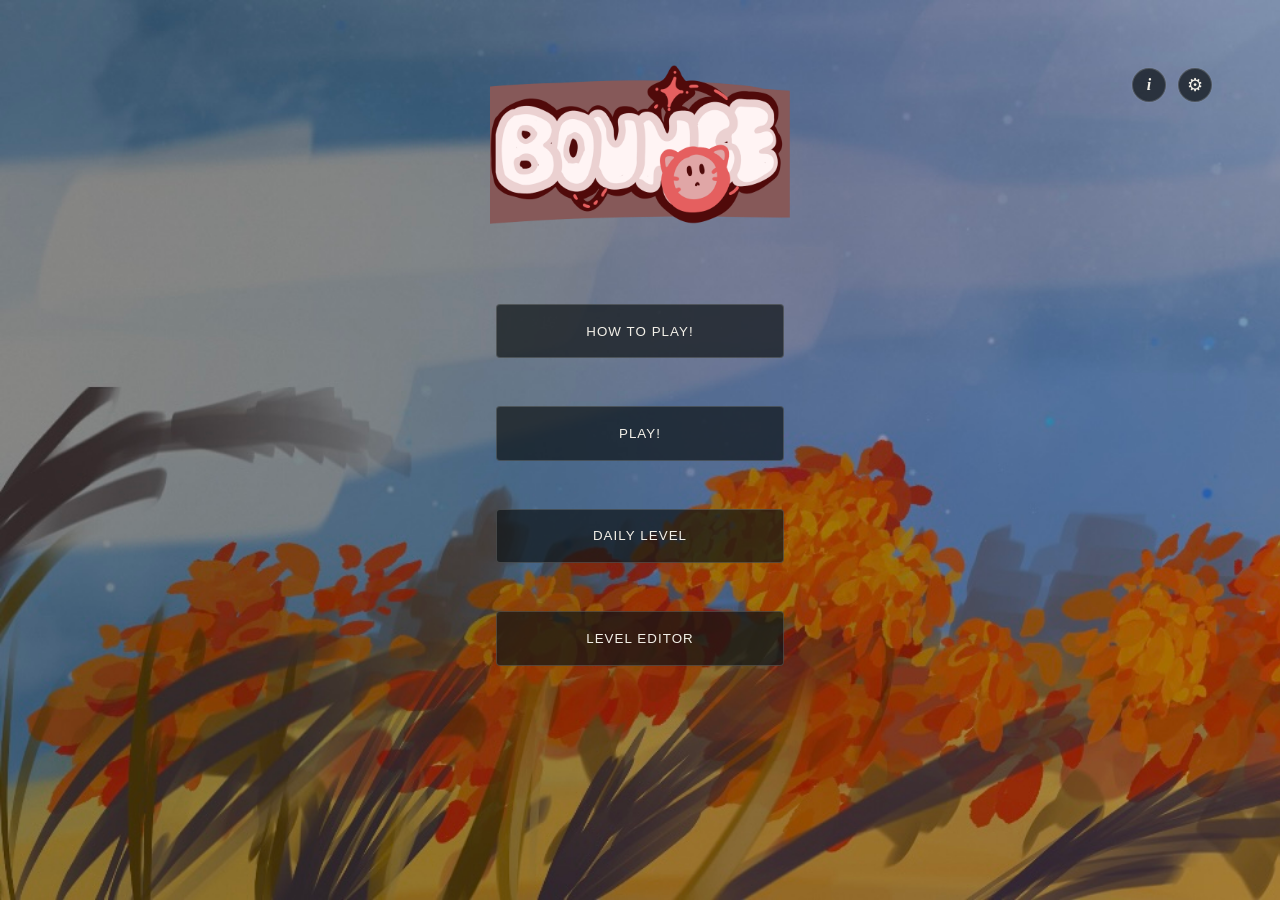
<file: index.html>
<!doctype html>
<html lang="en">
<head>
  <meta charset="utf-8">
  <meta name="viewport" content="width=device-width,initial-scale=1">
  <meta name="description" content="Blast Off is a platformer where you launch yourself in the direction you want to go!">
  <meta property="og:title" content="Blast Off">
  <meta property="og:description" content="Blast Off is a platformer where you launch yourself in the direction you want to go!">
  <meta property="og:url" content="https://pianoman0.github.io/thirdspace-game/">
  <meta property="og:image" content="logo.PNG">
  <meta name="twitter:image" content="logo.PNG">
  <meta name="twitter:card" content="summary_large_image">

  <link rel="stylesheet" href="styles.css">
  <script src = "other.js" defer></script>
</head>
<body>
  <div id = "main_menu_div">
      <div id = "content_div">
        <center><img id = "logo" src = "assets/logo.PNG" alt = "cute logo"/></center>
        <div id = "buttons">
          <button id = "fat"> How to play!</button>
          <button id = "rat"> Play!</button>
          <button id = "daily"> Daily level</button>
          <button id="build"> Level editor</button>
        </div>
      </div>
      <div id = "bg_div">
        <img id = "long_img" src = "assets/harvestbg.jpg" alt = "a drawing of a field with pumping and autum leaves"/>
      </div>
      <a id="menuCreditsButton" class="menu-credits-button" href="credits.html" aria-label="Open credits" title="Credits">i</a>
      <a id="menuSettingsButton" class="menu-settings-button" href="settings.html" aria-label="Open settings" title="Settings" data-settings-entry>⚙</a>
  </div>
<audio id="song" src="audio/home.mp3"></audio>

 <script>
    document.addEventListener('click', () => {
      document.getElementById('song').play().catch(() => {});
    }, { once: true });
  </script>

</body>
</html>
</file>
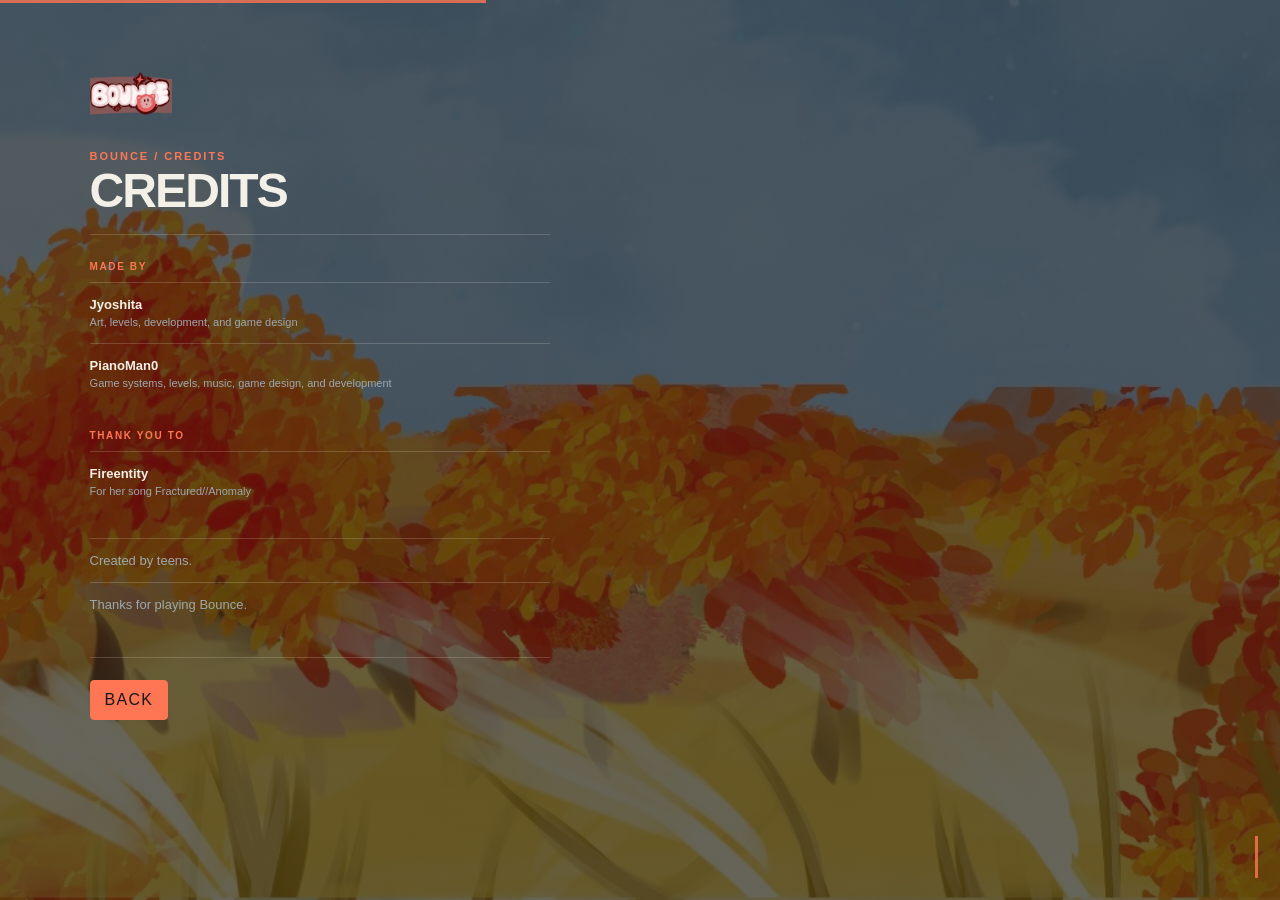
<file: credits.html>
<!doctype html>
<html lang="en" class="settings-document">
<head>
  <meta charset="utf-8">
  <meta name="viewport" content="width=device-width,initial-scale=1">
  <meta name="description" content="Credits for Bounce.">
  <title>Bounce Credits</title>
  <link rel="stylesheet" href="styles.css">
</head>
<body class="settings-page credits-page">
  <div class="settings-shell">
    <main class="settings-card credits-card">
      <div class="settings-header">
        <img class="settings-logo" src="assets/logo.PNG" alt="Bounce">
        <p class="eyebrow">Bounce / Credits</p>
        <h1>Credits</h1>
      </div>

      <section class="credits-section" aria-labelledby="team-heading">
        <h2 id="team-heading">Made by</h2>
        <p><strong>Jyoshita</strong><span>Art, levels, development, and game design</span></p>
        <p><strong>PianoMan0</strong><span>Game systems, levels, music, game design, and development</span></p>
      </section>

      <section class="credits-section" aria-labelledby="thanks-heading">
        <h2 id="thanks-heading">Thank you to</h2>
        <p><strong>Fireentity</strong><span>For her song Fractured//Anomaly</span></p>
      </section>

      <section class="credits-section" aria-labelledby="thanks-heading">
        <p>Created by teens.</p>
        <p>Thanks for playing Bounce.</p>
      </section>

      <div class="settings-actions">
        <a class="secondary-button" href="index.html">Back</a>
      </div>
    </main>
  </div>
</body>
</html>
</file>
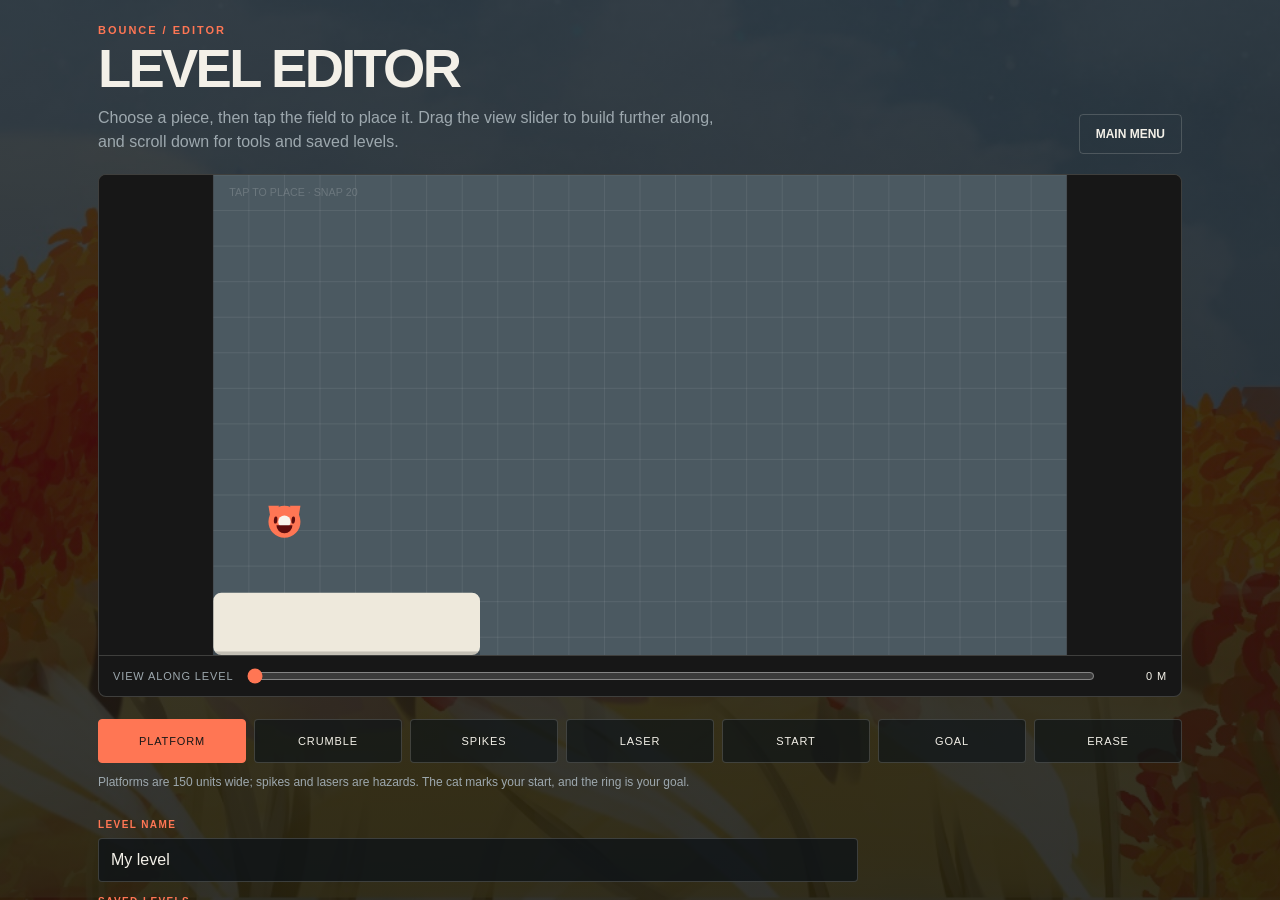
<file: level-editor.html>
<!doctype html>
<html lang="en" class="editor-document">
<head>
  <meta charset="utf-8">
  <meta name="viewport" content="width=device-width,initial-scale=1">
  <meta name="description" content="Create, save, and play your own Blast Off levels.">
  <title>Level editor | Blast Off</title>
  <link rel="stylesheet" href="styles.css">
  <script src="level-editor.js" defer></script>
</head>
<body class="level-editor-page">
  <main class="editor-shell">
    <header class="editor-header">
      <div>
        <p class="eyebrow">Bounce / Editor</p>
        <h1>Level editor</h1>
        <p class="editor-intro">Choose a piece, then tap the field to place it. Drag the view slider to build further along, and scroll down for tools and saved levels.</p>
      </div>
      <a class="editor-back" href="index.html">Main menu</a>
    </header>

    <section class="editor-field" aria-label="Level preview">
      <canvas id="editorCanvas" aria-label="Level building area"></canvas>
      <label class="editor-view">
        <span>View along level</span>
        <input id="viewPosition" type="range" min="0" max="1520" step="40" value="0" aria-label="Scroll the level preview">
        <output id="viewPositionLabel">0 m</output>
      </label>
    </section>

    <section class="editor-tools" aria-label="Level editor tools">
      <div class="editor-tool-grid">
        <button class="editor-tool is-selected" type="button" data-tool="platform" aria-pressed="true">Platform</button>
        <button class="editor-tool" type="button" data-tool="crumble" aria-pressed="false">Crumble</button>
        <button class="editor-tool" type="button" data-tool="spikes" aria-pressed="false">Spikes</button>
        <button class="editor-tool" type="button" data-tool="laser" aria-pressed="false">Laser</button>
        <button class="editor-tool" type="button" data-tool="start" aria-pressed="false">Start</button>
        <button class="editor-tool" type="button" data-tool="goal" aria-pressed="false">Goal</button>
        <button class="editor-tool" type="button" data-tool="erase" aria-pressed="false">Erase</button>
      </div>
      <p class="editor-hint">Platforms are 150 units wide; spikes and lasers are hazards. The cat marks your start, and the ring is your goal.</p>
    </section>

    <section class="editor-save" aria-label="Save and play your level">
      <label class="editor-field-label" for="levelName">Level name</label>
      <input id="levelName" type="text" maxlength="32" value="My level" autocomplete="off">
      <label class="editor-field-label" for="savedLevels">Saved levels</label>
      <div class="editor-saved-row">
        <select id="savedLevels" aria-label="Choose a saved level">
          <option value="">New level</option>
        </select>
        <button id="loadLevel" type="button">Load</button>
        <button id="deleteLevel" type="button">Delete</button>
      </div>
      <div class="editor-actions">
        <button id="newLevel" type="button">New level</button>
        <button id="undoEdit" type="button">Undo</button>
        <button id="clearLevel" type="button">Clear pieces</button>
        <button id="saveLevel" class="editor-primary" type="button">Save level</button>
        <button id="playLevel" class="editor-primary" type="button">Save &amp; play</button>
        <button id="playSavedLevel" type="button">Play selected</button>
      </div>
      <p id="editorStatus" class="editor-status" role="status" aria-live="polite">Your levels are saved in this browser.</p>
    </section>
  </main>
</body>
</html>
</file>
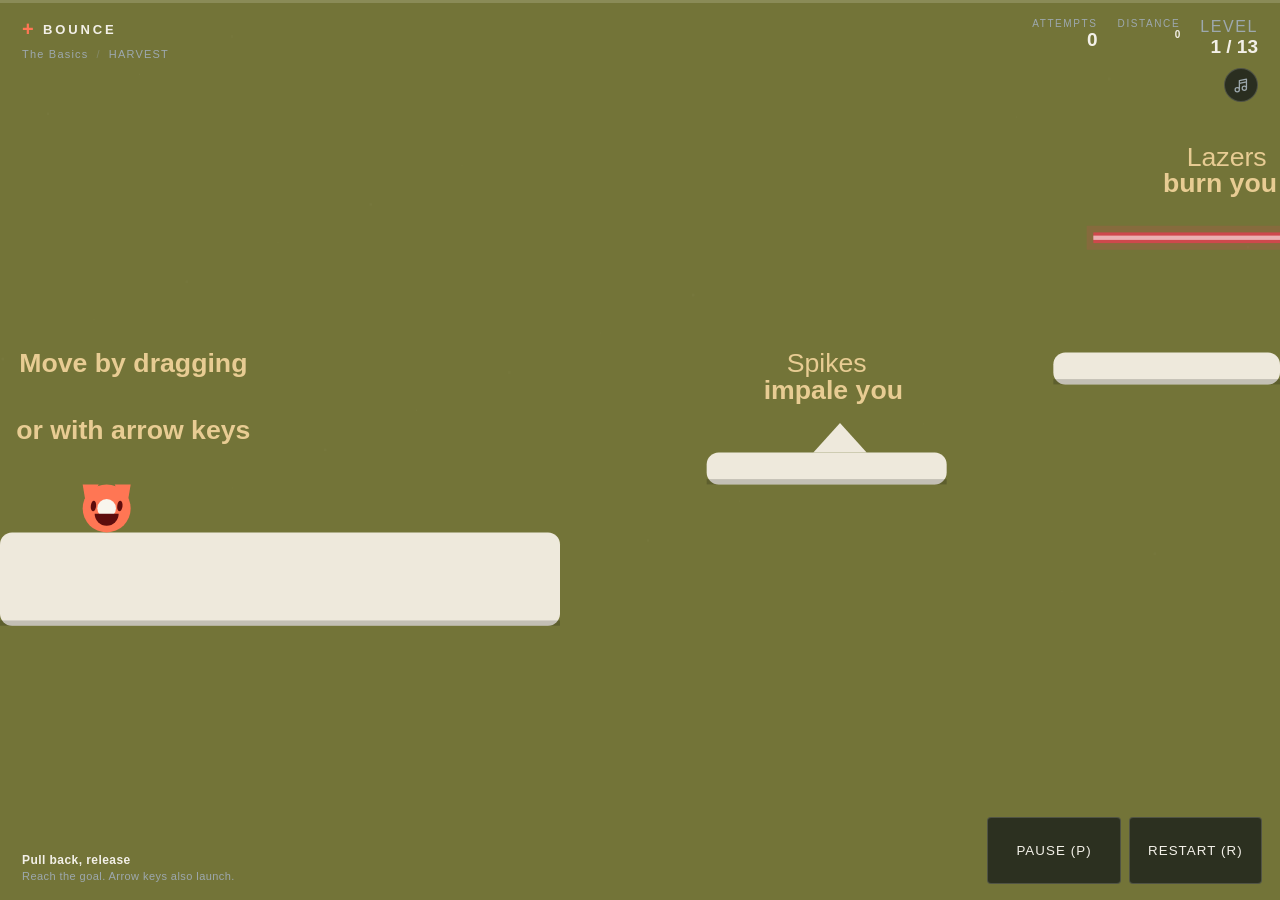
<file: meow.html>
<!doctype html>
<html lang="en">
<head>
  <meta charset="utf-8">
  <meta name="viewport" content="width=device-width,initial-scale=1">
  <meta name="description" content="Bounce is a platformer where you launch yourself in the direction you want to go! Navigate through the sea, dessert, space, and more!">
  <title>Bounce</title>
  <script src="levels.js" defer></script>
  <script src="script.js" defer></script>
  <script src="music.js" defer></script>
  <link rel="stylesheet" href="styles.css">
</head>
<body>
  <canvas id="game" aria-label="Third Space platformer"></canvas>
  <div class="hud">
    <button id="musicButton" class="music-button" type="button" aria-label="Play music" title="Play music">
      <svg class="music-button-icon" viewBox="0 0 24 24" aria-hidden="true">
        <path d="M9 18V5l10-2v13M9 9l10-2M6 21a3 3 0 1 0 0-6 3 3 0 0 0 0 6Zm10-2a3 3 0 1 0 0-6 3 3 0 0 0 0 6Z"></path>
      </svg>
      <span class="music-button-label">Radio</span>
    </button>
    <div class="topline">
      <div>
        <div class="brand"><span class="brand-mark">+</span> Bounce</div>
        <div class="world-name"><span id="worldName"></span><span class="dot">/</span><span id="worldHint">Welcome</span></div>
      </div>
      <div class="stats">
        <div><span>Attempts</span><strong id="deaths">0</strong></div>
        <div><span>Distance</span><strong><span id="distance">0</span></strong></div>
        <div>Level<strong id="worldNumber">1 / 13</strong></div>
      </div>
    </div>
    <div class="progress"><span id="progressBar"></span></div>
    <div class="help"><b>Pull back, release</b><span>Reach the goal. Arrow keys also launch.</span></div>
    <div class="touch-controls" aria-label="Touch launch controls">
      <button type="button" data-launch="up" aria-label="Launch up">↑</button>
      <button type="button" data-launch="left" aria-label="Launch left">←</button>
      <button type="button" data-launch="down" aria-label="Launch down">↓</button>
      <button type="button" data-launch="right" aria-label="Launch right">→</button>
    </div>
    <div class="controls">
      <button id="pause" type="button" aria-label="Pause game">Pause</button>
      <button id="restart" type="button">Restart (R)</button>
      <button id="next" type="button" class="hidden">Next level</button>
    </div>
  </div>
  <div id="overlay" class="overlay hidden">
      <div class="panel">
        <h1 id="overlayTitle"></h1>
        <p id="overlayText"></p>
        <div id="overlayStats" class="overlay-stats"></div>
        <button id="overlayButton" type="button"></button>
      </div>
      <img class = "bg" src = "assets/harvestbg.jpg" alt=""/>
  </div>
</body>
</html>
</file>
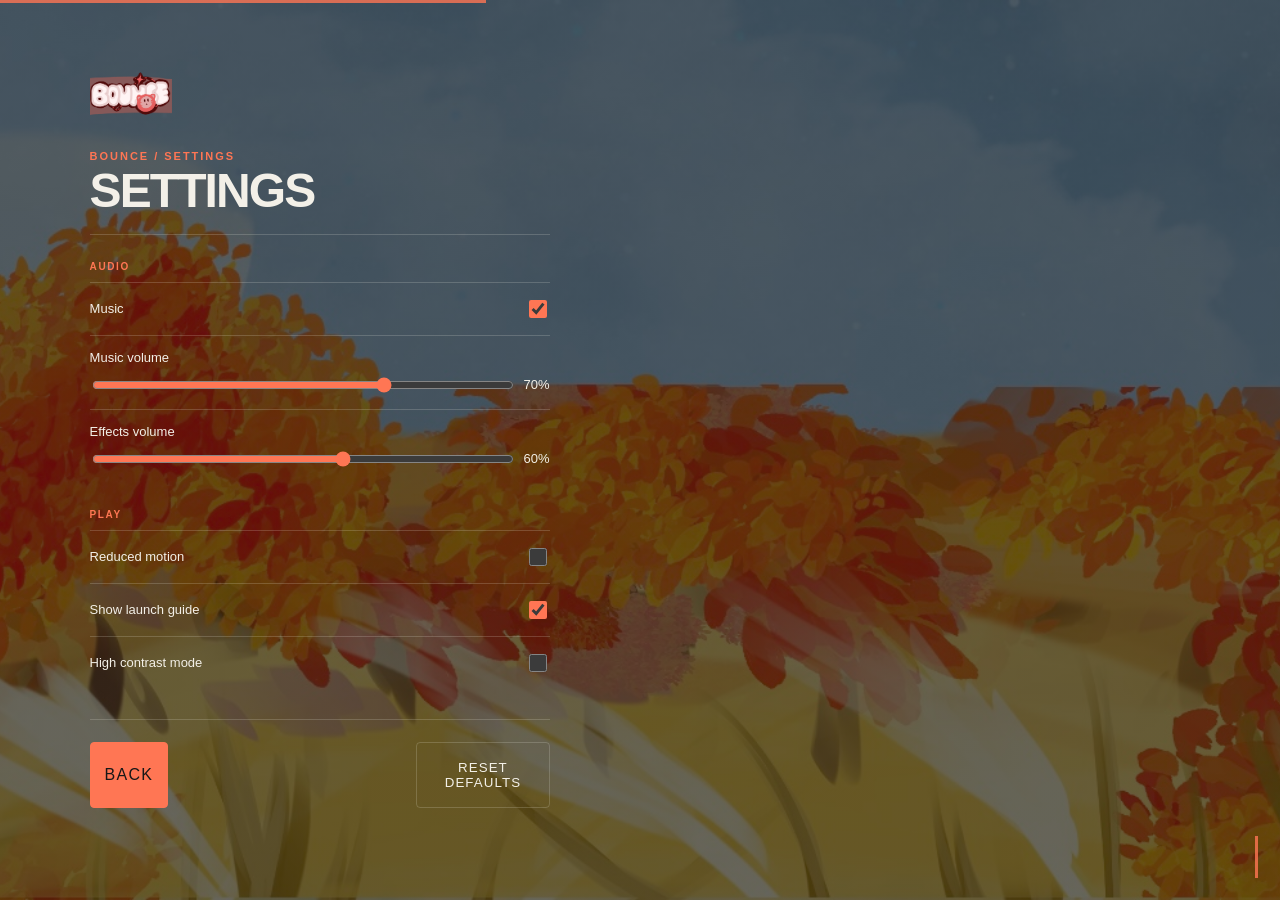
<file: settings.html>
<!doctype html>
<html lang="en" class="settings-document">
<head>
  <meta charset="utf-8">
  <meta name="viewport" content="width=device-width,initial-scale=1">
  <meta name="description" content="Adjust your Bounce gameplay settings.">
  <title>Bounce Settings</title>
  <link rel="stylesheet" href="styles.css">
  <script src="settings.js" defer></script>
</head>
<body class="settings-page">
  <div class="settings-shell">
    <main class="settings-card">
      <div class="settings-header">
        <img class="settings-logo" src="assets/logo.PNG" alt="Bounce">
        <p class="eyebrow">Bounce / Settings</p>
        <h1>Settings</h1>
      </div>

      <form id="settingsForm" class="settings-form">
        <fieldset class="settings-group">
          <legend>Audio</legend>
          <label class="setting-row toggle-row" for="musicEnabled">
            <span>Music</span>
            <input id="musicEnabled" type="checkbox">
          </label>
          <label class="setting-row" for="musicVolume">
            <span>Music volume</span>
            <div class="slider-wrap">
              <input id="musicVolume" type="range" min="0" max="1" step="0.01">
              <output id="musicVolumeValue" for="musicVolume">70%</output>
            </div>
          </label>
          <label class="setting-row" for="sfxVolume">
            <span>Effects volume</span>
            <div class="slider-wrap">
              <input id="sfxVolume" type="range" min="0" max="1" step="0.01">
              <output id="sfxVolumeValue" for="sfxVolume">60%</output>
            </div>
          </label>
        </fieldset>

        <fieldset class="settings-group">
          <legend>Play</legend>
          <label class="setting-row toggle-row" for="reducedMotion">
            <span>Reduced motion</span>
            <input id="reducedMotion" type="checkbox">
          </label>
          <label class="setting-row toggle-row" for="showGuide">
            <span>Show launch guide</span>
            <input id="showGuide" type="checkbox">
          </label>
          <label class="setting-row toggle-row" for="highContrast">
            <span>High contrast mode</span>
            <input id="highContrast" type="checkbox">
          </label>
        </fieldset>
      </form>

      <div class="settings-actions">
        <a class="secondary-button" href="index.html">Back</a>
        <button id="resetSettings" class="ghost-button" type="button">Reset defaults</button>
      </div>
    </main>
  </div>
</body>
</html>
</file>
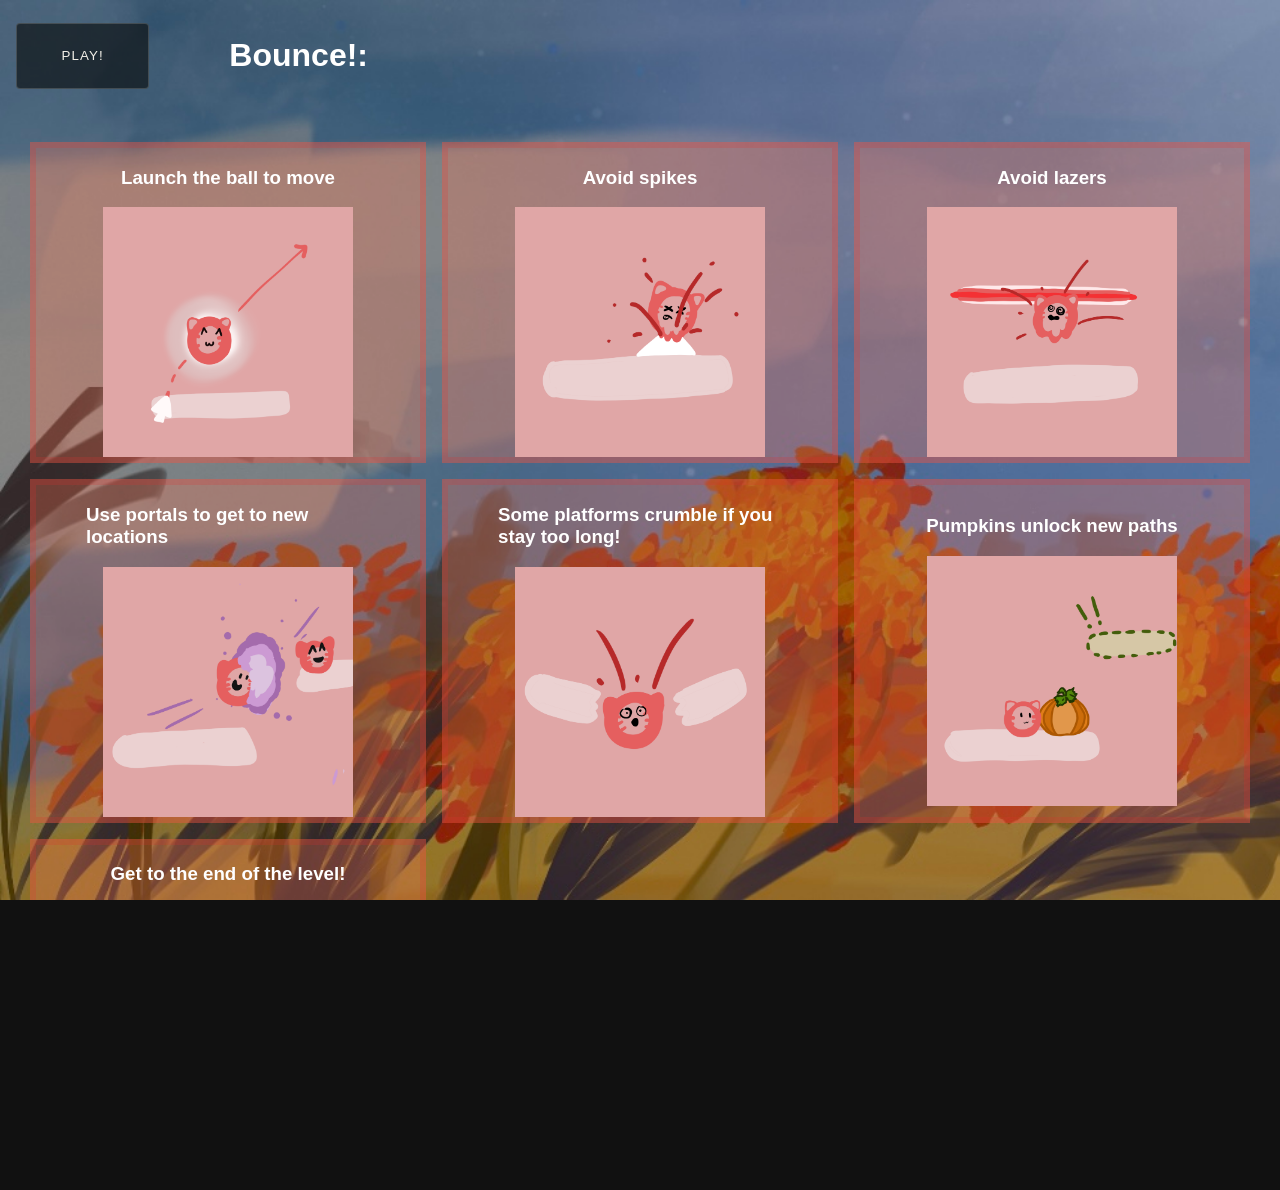
<file: story.html>
<!doctype html>
<html lang="en">
<head>
  <meta charset="utf-8">
  <meta name="viewport" content="width=device-width,initial-scale=1,maximum-scale=1,user-scalable=no">
  <meta name="description" content="Bounce is a platformer where you launch yourself in the direction you want to go!">
  <link rel="stylesheet" href="styles.css">
  <script src = "other.js" defer></script>
</head>
<body class="story-page">
    <div id = "main_menu_div">
        <div id = "content_div">
            <div id = "row">
                <button id = "rat"> Play!</button>
                <h1> Bounce!:</h1>
            </div>
            <div id = "grid">
                <div class = "item">
                    <h3> Launch the ball to move</h3>
                    <img id = "ins" src = "assets/move-ins.PNG"/>
                </div>
                <div class = "item">
                    <h3> Avoid spikes</h3>
                    <img id = "ins" src = "assets/spike-ins.PNG"/>
                </div>
                <div class = "item">
                    <h3> Avoid lazers</h3>
                    <img id = "ins" src = "assets/lazer-ins.PNG"/>
                </div>
                <div class = "item">
                    <h3> Use portals to get to new locations </h3>
                    <img id = "ins" src = "assets/portal.PNG"/>
                </div>
                <div class = "item">
                    <h3> Some platforms crumble if you stay too long!</h3>
                    <img id = "ins" src = "assets/fall.PNG"/>
                </div>
                <div class = "item">
                    <h3> Pumpkins unlock new paths </h3>
                    <img id = "ins" src = "assets/pump-ins.PNG"/>
                </div>
                <div class = "item">
                    <h3> Get to the end of the level! </h3>
                    <img id = "ins" src = "assets/end-ins.PNG"/>
                </div>
            </div>
        </div>
        <div id = "bg_div">
            <img id = "long_img" src = "assets/harvestbg.jpg" alt = "a drawing of a field with pumping and autum leaves"/>
        </div>
    </div>

</body>
</file>
<file: styles.css>
:root { 
    color-scheme: dark; --ink:#f3f0e8; --muted:#9da8ae; --accent:#ff7654; --line:rgba(243,240,232,.18); 
}

* { 
    box-sizing: border-box; 
}

.settings-document {
    overflow: auto;
}

html, body { 
    margin: 0; 
    width: 100%; 
    height: 100%; 
    overflow: hidden;
    background: #111; 
}

body { 
    font-family: "Trebuchet MS", "Segoe UI", sans-serif; 
    touch-action: none; 
    user-select: none; 
}

#game { 
    display: block; 
    width: 100vw; 
    height: 100vh; 
    background: #171717; 
}

.hud { 
    position: fixed; 
    inset: 0; 
    pointer-events: none; 
    padding: 18px 22px; 
    color: var(--ink); 
}

.topline { 
    display: flex; 
    justify-content: space-between; 
    align-items: flex-start; 
    gap: 16px; 
}

.brand { 
    font-size: 13px; 
    letter-spacing: .22em; 
    font-weight: 700; 
    text-transform: uppercase; 
}

.brand-mark { 
    color:var(--accent); 
    font-size: 20px;
    vertical-align: -2px; 
}

.world-name { 
    margin-top: 7px; 
    color: var(--muted); 
    font-size: 11px; 
    letter-spacing: .11em; 
}

.dot { 
    opacity: .4; 
    margin: 0 8px; 
}

.stats { 
    display: flex; 
    gap: 20px; 
    text-align: right; 
    color: var(--muted); 
    letter-spacing: .1em; 
    text-transform: uppercase; 
}

.stats span { 
    display: block; 
    font-size: 10px; 
}

.stats strong { 
    display: block; 
    color: var(--ink); 
    font-size: 19px; 
    letter-spacing: 0; 
}

.stats small { 
    font-size: 10px; 
    color: var(--muted); 
    margin-left: 2px; 
}

.progress { 
    position: absolute; 
    top: 0; 
    left: 0; 
    width: 100%; 
    height: 3px; 
    background: var(--line); 
}

.progress span { 
    display: block; 
    width: 0; 
    height: 100%; 
    background:var(--accent); 
    transition: width .15s ease; 
}

.settings-button,
.menu-settings-button,
.menu-credits-button {
    position: absolute;
    top: 68px;
    right: 68px;
    width: 34px;
    height: 34px;
    display: grid;
    place-items: center;
    padding: 0;
    pointer-events: auto;
    color: var(--ink);
    background: rgba(15,20,24,.72);
    border: 1px solid var(--line);
    border-radius: 50%;
    text-decoration: none;
    font-size: 18px;
    line-height: 1;
    box-shadow: 0 0 0 1px rgba(255,255,255,.04);
    z-index: 200;
}

.menu-credits-button {
    right: 114px;
    font: 700 16px Georgia, serif;
    font-style: italic;
}

.settings-button:hover,
.menu-settings-button:hover,
.menu-credits-button:hover {
    border-color: var(--ink);
    transform: translateY(-1px);
}

.music-button {
    position: absolute;
    top: 68px;
    right: 22px;
    width: 34px;
    height: 34px;
    display: grid;
    place-items: center;
    padding: 0;
    pointer-events: auto;
    color: var(--muted);
    background: rgba(15,20,24,.72);
    border: 1px solid var(--line);
    border-radius: 50%;
}

.music-button-icon {
    position: relative;
    width: 17px;
    height: 17px;
    display: block;
    fill: none;
    stroke: currentColor;
    stroke-linecap: round;
    stroke-linejoin: round;
    stroke-width: 1.8;
}

.music-button.is-playing {
    color: var(--accent);
}

.music-button.is-playing .music-button-icon {
    box-shadow: 0 0 8px currentColor;
}

.music-button-label {
    position: absolute;
    width: 1px;
    height: 1px;
    overflow: hidden;
    clip: rect(0 0 0 0);
    white-space: nowrap;
}

.help { 
    position: absolute; 
    left: 22px; 
    bottom: 18px; 
    color: var(--muted); 
    font-size: 11px; 
    letter-spacing: .04em;
}

.help b,.help span { display: block; }.help b { color: var(--ink); font-size: 12px; margin-bottom: 3px; }

.controls { 
    position: absolute; 
    right: 18px; 
    bottom: 16px; 
    display: flex; 
    gap: 8px;
    pointer-events: auto; 
}

button { 
    border: 1px solid var(--line); 
    border-radius: 4px;
    padding: 9px 12px; 
    color: var(--ink); 
    background: rgba(15,20,24,.7);
    font: 700 11px inherit; 
    letter-spacing: .08em; 
    text-transform: uppercase; 
    transition: background .18s,border-color .18s,transform .18s; 
} 

button:hover { 
    border-color: var(--ink); 
    transform: translateY(-1px); 
}

button:active { 
    background: var(--accent); 
    border-color: var(--accent); 
}

body[data-motion="reduced"] *,
body[data-motion="reduced"] *::before,
body[data-motion="reduced"] *::after {
    animation-duration: 0.01ms !important;
    animation-iteration-count: 1 !important;
    transition-duration: 0.01ms !important;
    scroll-behavior: auto !important;
}

body[data-contrast="high"] {
    --accent: #ffd166;
    --ink: #fffaf0;
    --muted: #dfe9ff;
    --line: rgba(255, 250, 240, 0.38);
}

.overlay { 
    position: fixed; 
    inset: 0; 
    display: grid; 
    place-items: center; 
    padding: 22px; 
    pointer-events: none; 
}

.panel {
    display: flex; 
    align-items: center; 
    justify-content: center; 
    flex-direction: column; 
    max-width: 500px; 
    height: 400px; 
    text-align: center; 
    pointer-events: auto; 
    z-index: 100;
}
.bg{
    opacity: 0.2;
    position: fixed;
    width: 100%;
    height: 500px;
    object-fit: cover;
    -webkit-mask-image: radial-gradient( #737438 30%,transparent);
    mask-image: radial-gradient(#737438 30%, transparent);
}

.panel h1 { 
    margin: 0 0 10px; 
    color: var(--ink); 
    font-size: clamp(32px,8vw,64px); 
    line-height: .95; 
    letter-spacing: -.04em; 
    text-shadow: 
        0 0 26px #111 /*offset, radius, color*/
}

.panel p { 
    margin: 0 0 12px;
    color: var(--ink);
    font-weight: bold;
    font-size: 14px;
    line-height: 1.5; 
    text-shadow: 
        0 0 6px #1d1c1c; /*offset, radius, color*/
}
    
.overlay-stats { 
    min-height: 16px; 
    margin-bottom: 18px;
    color: var(--accent);
    font-size: 11px;
    letter-spacing: .12em;
}

.panel button { 
    background: var(--accent); 
    border-color: var(--accent); 
    padding: 12px 18px; 
}

.hidden { display: none; }

@media (max-width: 600px) { 
    .hud { padding: 14px 15px; } 
    .music-button { top: 72px; right: 15px; }
    .stats { gap: 10px; }
    .stats strong { font-size: 16px; }
    .help { left: 15px; bottom: 66px; max-width: 210px; line-height: 1.4; } 
    .controls { right: 15px; bottom: 14px; } 
    button { padding: 10px; } 
}


/* UHHHH stuff im doing :P*/
@keyframes bouncy {
    0%{transform: translateY(1em) scale(0.75);}
    50%{transform: translateY(0em) scale(1);}
    100%{transform: translateY(1em) scale(0.75);}
}
@keyframes bouncy2 {
    0%{transform: translateY(1em) scale(0.8);}
    50%{transform: translateY(0em) scale(0.9);}
    100%{transform: translateY(1em) scale(0.8);}
}
#logo{
    width: 300px;
    height: 300px;
    animation: bouncy 2s ease-in-out infinite;
}
#ins{
    width: 250px;
    height: 250px;
    animation: bouncy2 1.5s ease-in-out infinite;
}
#main_menu_div{
    display:grid;
    height: 100%;
    width: 100%;
    
}

.story-page {
    overflow: auto;
    touch-action: pan-y;
}

.story-page #main_menu_div {
    min-height: 100%;
    height: auto;
}

.story-page #content_div {
    overflow: visible;
}

#content_div,
#bg_div{
    grid-column: 1; 
    grid-row: 1; 
    overflow: hidden; 
}
#bg_div{
    position: fixed;
    inset: 0;
    background: #111;
}
#long_img{
    position: absolute; 
    left: 0; 
    width: auto;
    height: 100%;
    object-fit: contain;
    min-width: 100%; 
    max-width: none; 
    object-position: center;
    transition: transform 2s cubic-bezier(0.7,0,1,1);
}
#content_div{
    z-index: 100;
}
#long_img.animation{
    transform: translateX(-500vw);
}
#title{
    font-size: 5em;
    text-align: center; 
    justify-self: center; 
}
button{
    width: 10em; 
    height: 9ch;
}
#buttons button{
    width: min(18rem, 84vw);
    min-height: 3.4rem;
    height: auto;
}
#buttons{
    display: flex; 
    flex-direction: column;
    justify-content: center;
    align-items: center;
    gap: 3em; 
}
#grid{
    padding: 30px;
    display: grid; 
    grid-template-columns: repeat(3, 1fr);
    gap: 1em;
    margin: 0 auto; 
}
.item{
    display: flex; 
    flex-direction: column; 
    align-items: center; 
    justify-content: center; 
    padding: 0px 50px;
    background-color:#ff76544c;
    border: 6px rgba(227, 46, 46, 0.208) solid;
}
#row{
    display: flex; 
    flex-direction: row; 
    align-items: center; 
    justify-content: left; 
    gap: 5em;
    padding: 1em;
}
#overlayButton{
    width: 15em;
}
.small{
    width: 80px !important;
    height: 80px !important;
}

.touch-controls {
    display: none;
}

.level-editor-page {
    height: 100%;
    min-height: 0;
    overflow: hidden;
    touch-action: pan-y;
    user-select: auto;
    background:
        linear-gradient(rgba(10, 12, 13, .74), rgba(10, 12, 13, .84)),
        url("assets/harvestbg.jpg") center / cover fixed no-repeat;
    color: var(--ink);
}

.editor-shell {
    width: min(1120px, 100%);
    height: 100%;
    min-height: 0;
    margin: 0 auto;
    padding: max(24px, env(safe-area-inset-top)) max(18px, env(safe-area-inset-right)) max(32px, env(safe-area-inset-bottom)) max(18px, env(safe-area-inset-left));
    overflow-x: hidden;
    overflow-y: auto;
    overscroll-behavior-y: contain;
    -webkit-overflow-scrolling: touch;
    touch-action: pan-y;
}

.editor-header {
    display: flex;
    align-items: flex-end;
    justify-content: space-between;
    gap: 24px;
    margin-bottom: 20px;
}

.editor-header h1 {
    margin: 0;
    font-size: clamp(2rem, 6vw, 3.4rem);
    line-height: 1;
    letter-spacing: -.05em;
    text-transform: uppercase;
}

.editor-intro {
    max-width: 620px;
    margin: 10px 0 0;
    color: var(--muted);
    line-height: 1.5;
}

.editor-back {
    flex: 0 0 auto;
    padding: 12px 16px;
    border: 1px solid var(--line);
    border-radius: 4px;
    color: var(--ink);
    text-decoration: none;
    font-size: 12px;
    font-weight: 700;
    text-transform: uppercase;
}

.editor-field {
    position: relative;
    overflow: hidden;
    border: 1px solid var(--line);
    border-radius: 8px;
    background: #171717;
}

#editorCanvas {
    display: block;
    width: 100%;
    height: min(58vh, 480px);
    min-height: 230px;
    touch-action: none;
}

.editor-view {
    display: grid;
    grid-template-columns: auto minmax(80px, 1fr) 62px;
    align-items: center;
    gap: 12px;
    padding: 10px 14px;
    border-top: 1px solid var(--line);
    color: var(--muted);
    font-size: 11px;
    letter-spacing: .08em;
    text-transform: uppercase;
}

.editor-view input {
    width: 100%;
    accent-color: var(--accent);
}

.editor-view output {
    color: var(--ink);
    text-align: right;
}

.editor-tools,
.editor-save {
    margin-top: 22px;
}

.editor-tool-grid {
    display: grid;
    grid-template-columns: repeat(7, minmax(0, 1fr));
    gap: 8px;
}

.editor-tool,
.editor-actions button,
.editor-saved-row button {
    width: auto;
    height: auto;
    min-height: 44px;
    padding: 10px 12px;
    font-size: 11px;
    touch-action: manipulation;
}

.editor-tool.is-selected,
.editor-primary {
    border-color: var(--accent);
    background: var(--accent);
    color: #171717;
}

.editor-hint,
.editor-status {
    margin: 10px 0 0;
    color: var(--muted);
    font-size: 12px;
    line-height: 1.5;
}

.editor-save {
    display: grid;
    grid-template-columns: 1fr;
    gap: 8px;
    max-width: 760px;
}

.editor-field-label {
    margin-top: 6px;
    color: var(--accent);
    font-size: 10px;
    font-weight: 700;
    letter-spacing: .14em;
    text-transform: uppercase;
}

.editor-save input,
.editor-save select {
    width: 100%;
    min-height: 44px;
    padding: 10px 12px;
    border: 1px solid var(--line);
    border-radius: 4px;
    background: rgba(15,20,24,.82);
    color: var(--ink);
    font: inherit;
}

.editor-saved-row {
    display: grid;
    grid-template-columns: minmax(0, 1fr) auto auto;
    gap: 8px;
}

.editor-actions {
    display: flex;
    flex-wrap: wrap;
    gap: 8px;
    margin-top: 8px;
}

.editor-status.is-error {
    color: #ff9b9b;
}

@media (max-width: 700px) {
    .hud {
        padding: max(12px, env(safe-area-inset-top)) max(12px, env(safe-area-inset-right)) 0 max(12px, env(safe-area-inset-left));
    }

    .brand {
        font-size: 11px;
    }

    .world-name {
        max-width: 44vw;
        font-size: 9px;
        line-height: 1.4;
    }

    .stats {
        gap: 8px;
    }

    .stats span {
        font-size: 8px;
    }

    .stats strong {
        font-size: 14px;
    }

    .stats > div:nth-child(2) {
        display: none;
    }

    .music-button {
        top: 68px;
        right: max(12px, env(safe-area-inset-right));
    }

    .help {
        left: max(12px, env(safe-area-inset-left));
        bottom: 116px;
        max-width: 48vw;
        font-size: 10px;
        line-height: 1.4;
    }

    .help b {
        font-size: 11px;
    }

    .controls {
        right: max(12px, env(safe-area-inset-right));
        bottom: max(10px, env(safe-area-inset-bottom));
        gap: 6px;
    }

    .controls button {
        width: auto;
        height: auto;
        min-height: 44px;
        padding: 10px;
        font-size: 9px;
        touch-action: manipulation;
    }

    .touch-controls {
        position: fixed;
        right: max(14px, env(safe-area-inset-right));
        bottom: 74px;
        display: grid;
        grid-template-columns: repeat(2, 46px);
        gap: 5px;
        pointer-events: auto;
    }

    .touch-controls button {
        width: 46px;
        height: 46px;
        padding: 0;
        border-radius: 12px;
        font-size: 20px;
        touch-action: manipulation;
        background: rgba(15,20,24,.88);
    }

    .editor-shell {
        padding: max(18px, env(safe-area-inset-top)) max(14px, env(safe-area-inset-right)) max(24px, env(safe-area-inset-bottom)) max(14px, env(safe-area-inset-left));
    }

    .editor-header {
        align-items: flex-start;
        gap: 12px;
    }

    .editor-back {
        padding: 10px;
        font-size: 10px;
    }

    .editor-intro {
        font-size: 13px;
    }

    #editorCanvas {
        height: auto;
        min-height: 0;
        aspect-ratio: 16 / 9;
    }

    .editor-view {
        grid-template-columns: 1fr auto;
        gap: 6px 10px;
        padding: 9px 10px;
    }

    .editor-view span {
        grid-column: 1 / -1;
    }

    .editor-tool-grid {
        grid-template-columns: repeat(4, minmax(0, 1fr));
        gap: 6px;
    }

    .editor-tool {
        padding: 10px 6px;
        font-size: 10px;
    }

    .editor-saved-row {
        grid-template-columns: minmax(0, 1fr) auto auto;
        gap: 5px;
    }

    .editor-saved-row button {
        padding: 8px;
        font-size: 9px;
    }

    .editor-actions {
        display: grid;
        grid-template-columns: repeat(2, minmax(0, 1fr));
    }

    .editor-actions button {
        width: 100%;
        padding: 10px 6px;
        font-size: 9px;
    }
}

.settings-page {
    overflow: auto;
    position: relative;
    min-height: 100%;
    background: transparent;
    color: var(--ink);
}

.settings-document {
    background:
        linear-gradient(rgba(10, 12, 13, .62), rgba(10, 12, 13, .62)),
        url("assets/harvestbg.jpg") center top / cover fixed no-repeat;
}

.settings-shell {
    min-height: 100vh;
    position: relative;
    display: flex;
    align-items: flex-start;
    justify-content: flex-start;
    padding: 54px 7vw 40px;
    background: transparent;
}

.settings-shell::before,
.settings-shell::after {
    content: "";
    position: fixed;
    z-index: 0;
    pointer-events: none;
    background: var(--accent);
    opacity: .8;
}

.settings-shell::before {
    top: 0;
    left: 0;
    width: 38%;
    height: 3px;
}

.settings-shell::after {
    right: 22px;
    bottom: 22px;
    width: 3px;
    height: 42px;
}

.settings-card {
    position: relative;
    z-index: 1;
    width: min(460px, 100%);
    background: transparent;
    border: 0;
    border-radius: 0;
    box-shadow: none;
    padding: 0;
}

.settings-header {
    margin-bottom: 26px;
    padding-bottom: 20px;
    border-bottom: 1px solid var(--line);
}

.settings-logo {
    display: block;
    width: 82px;
    height: 82px;
    margin-bottom: 14px;
    object-fit: contain;
}

.eyebrow {
    margin: 0 0 6px;
    color: var(--accent);
    text-transform: uppercase;
    letter-spacing: 0.18em;
    font-size: 11px;
    font-weight: 700;
}

.settings-header h1 {
    margin: 0;
    font-size: clamp(2rem, 7vw, 3rem);
    line-height: .95;
    letter-spacing: -.04em;
    text-transform: uppercase;
}

.credits-section {
    margin-top: 26px;
}

.credits-section h2 {
    margin: 0 0 10px;
    color: var(--accent);
    font-size: 10px;
    letter-spacing: .16em;
    text-transform: uppercase;
}

.credits-section p {
    margin: 0;
    padding: 12px 0;
    border-top: 1px solid var(--line);
    color: var(--muted);
    font-size: 13px;
    line-height: 1.5;
}

.credits-section strong,
.credits-section span {
    display: block;
}

.credits-section strong {
    color: var(--ink);
}

.credits-section span {
    font-size: 11px;
}

.settings-form {
    display: grid;
    gap: 26px;
}

.settings-group {
    min-width: 0;
    margin: 0;
    padding: 0;
    border: 0;
}

.settings-group legend {
    width: 100%;
    margin-bottom: 10px;
    padding: 0;
    color: var(--accent);
    font-size: 10px;
    font-weight: 700;
    letter-spacing: .16em;
    text-transform: uppercase;
}

.setting-row {
    display: grid;
    gap: 10px;
    padding: 14px 0;
    border-top: 1px solid var(--line);
    color: var(--ink);
    font-size: 13px;
}

.toggle-row {
    grid-template-columns: 1fr auto;
    align-items: center;
}

.slider-wrap {
    display: grid;
    grid-template-columns: 1fr auto;
    gap: 12px;
    align-items: center;
}

input[type="range"] {
    accent-color: var(--accent);
    width: 100%;
    cursor: pointer;
}

input[type="checkbox"] {
    width: 18px;
    height: 18px;
    accent-color: var(--accent);
    cursor: pointer;
}

.settings-actions {
    display: flex;
    justify-content: space-between;
    gap: 12px;
    margin-top: 30px;
    padding-top: 22px;
    border-top: 1px solid var(--line);
}

.secondary-button,
.ghost-button {
    display: inline-flex;
    align-items: center;
    justify-content: center;
    min-height: 40px;
    padding: 0 14px;
    border-radius: 4px;
    text-decoration: none;
    font: 700 11px inherit;
    letter-spacing: .08em;
    text-transform: uppercase;
    transition: background .18s, border-color .18s, transform .18s;
}

.secondary-button {
    background: var(--accent);
    color: #171717;
    border: 1px solid var(--accent);
}

.ghost-button {
    background: transparent;
    color: var(--ink);
    border: 1px solid var(--line);
}

.secondary-button:hover,
.ghost-button:hover {
    border-color: var(--ink);
    transform: translateY(-1px);
}

.secondary-button:active,
.ghost-button:active {
    background: var(--accent);
    border-color: var(--accent);
}

@media (max-width: 600px) {
    .settings-shell {
        padding: 30px 15px;
    }

    .settings-card {
        padding: 22px 18px;
    }

    .settings-actions {
        flex-direction: column;
    }

    .secondary-button,
    .ghost-button {
        width: 100%;
    }

    .menu-settings-button,
    .settings-button,
    .menu-credits-button {
        top: 72px;
        right: 16px;
    }

    .menu-credits-button {
        right: 62px;
    }
}
</file>
